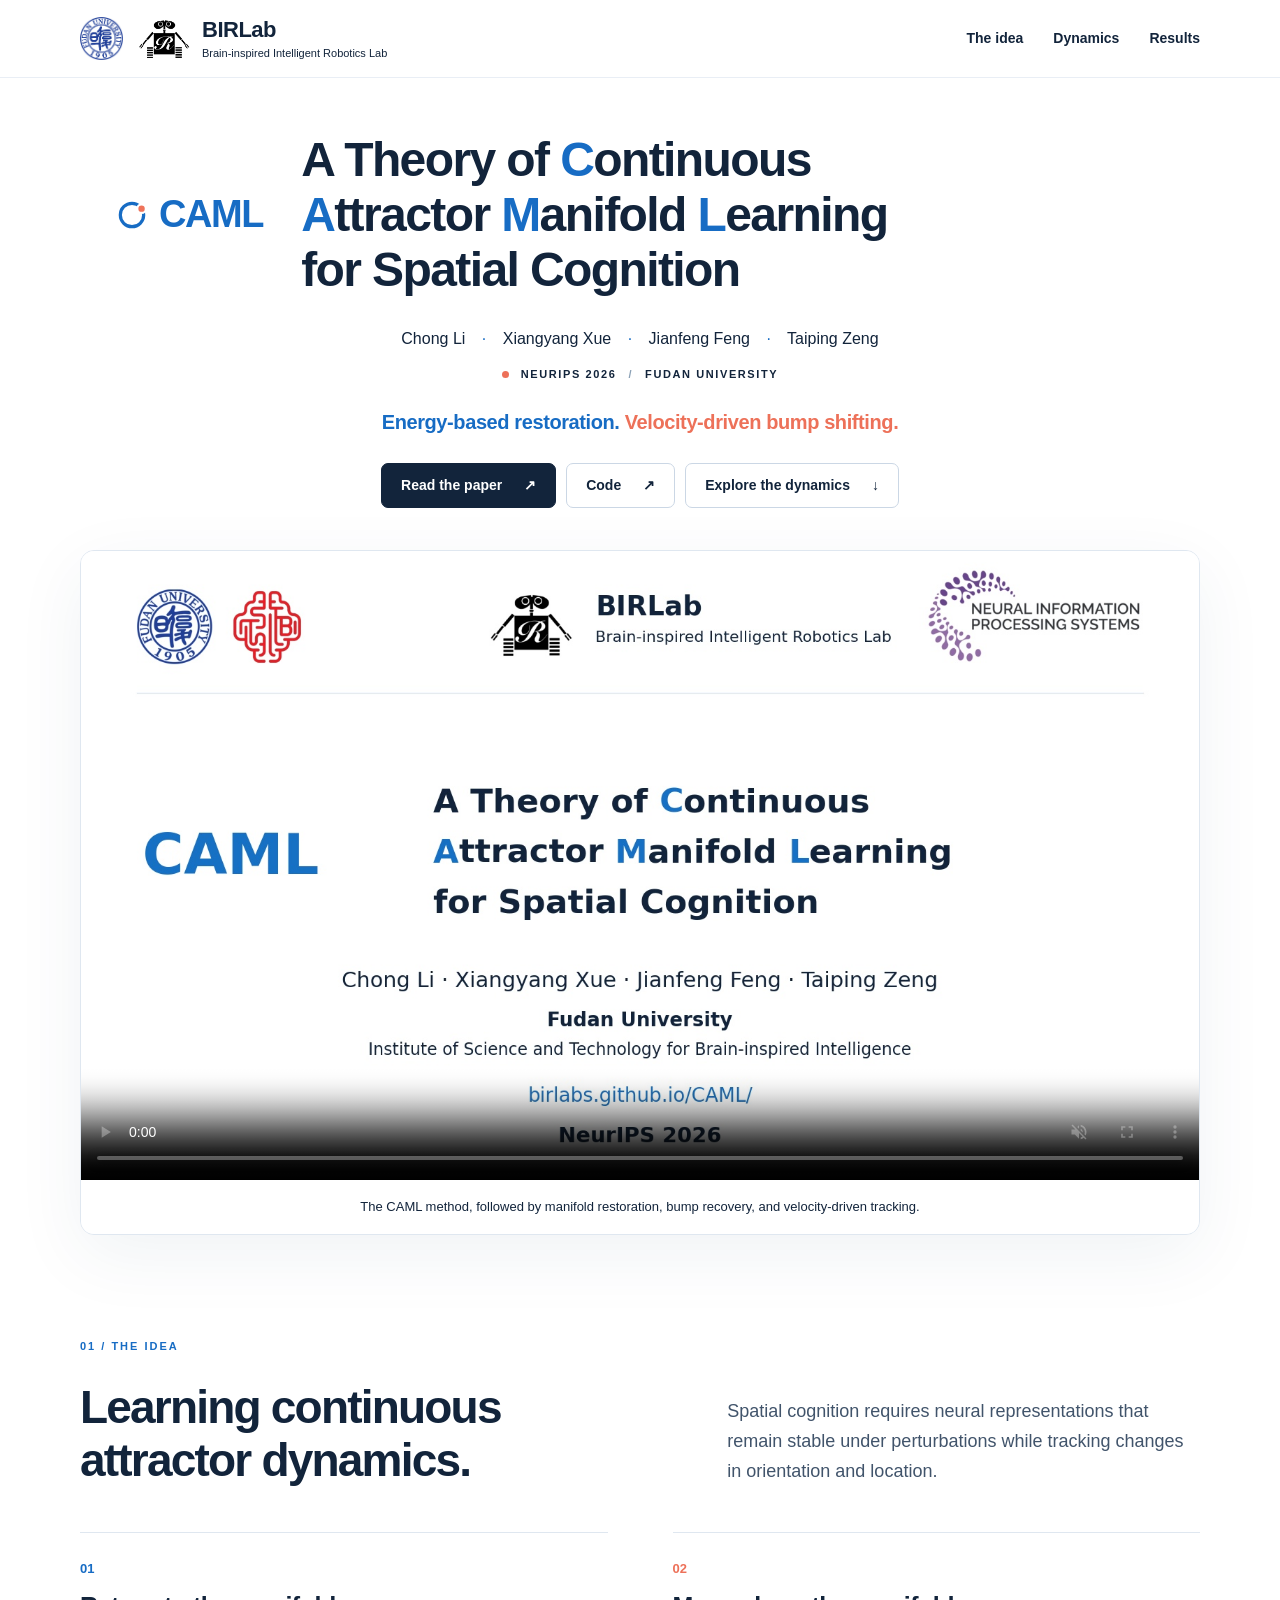
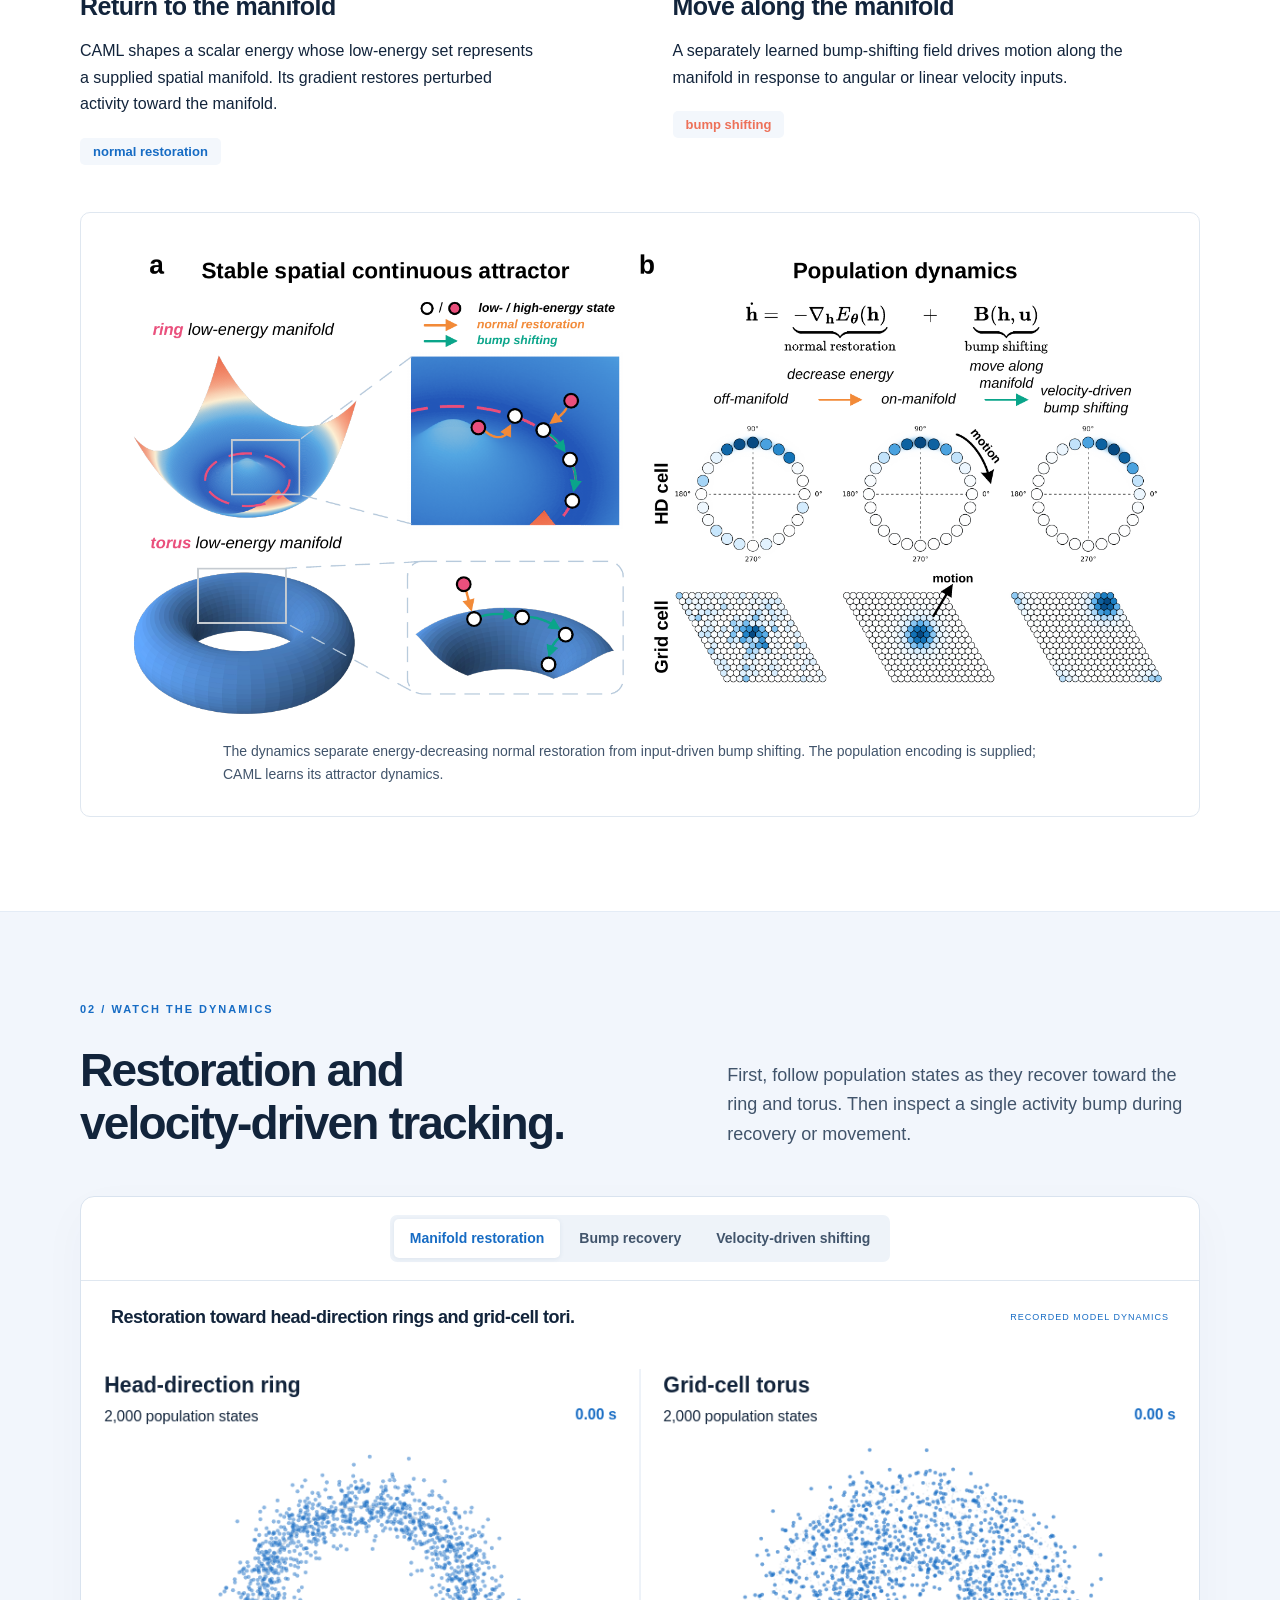
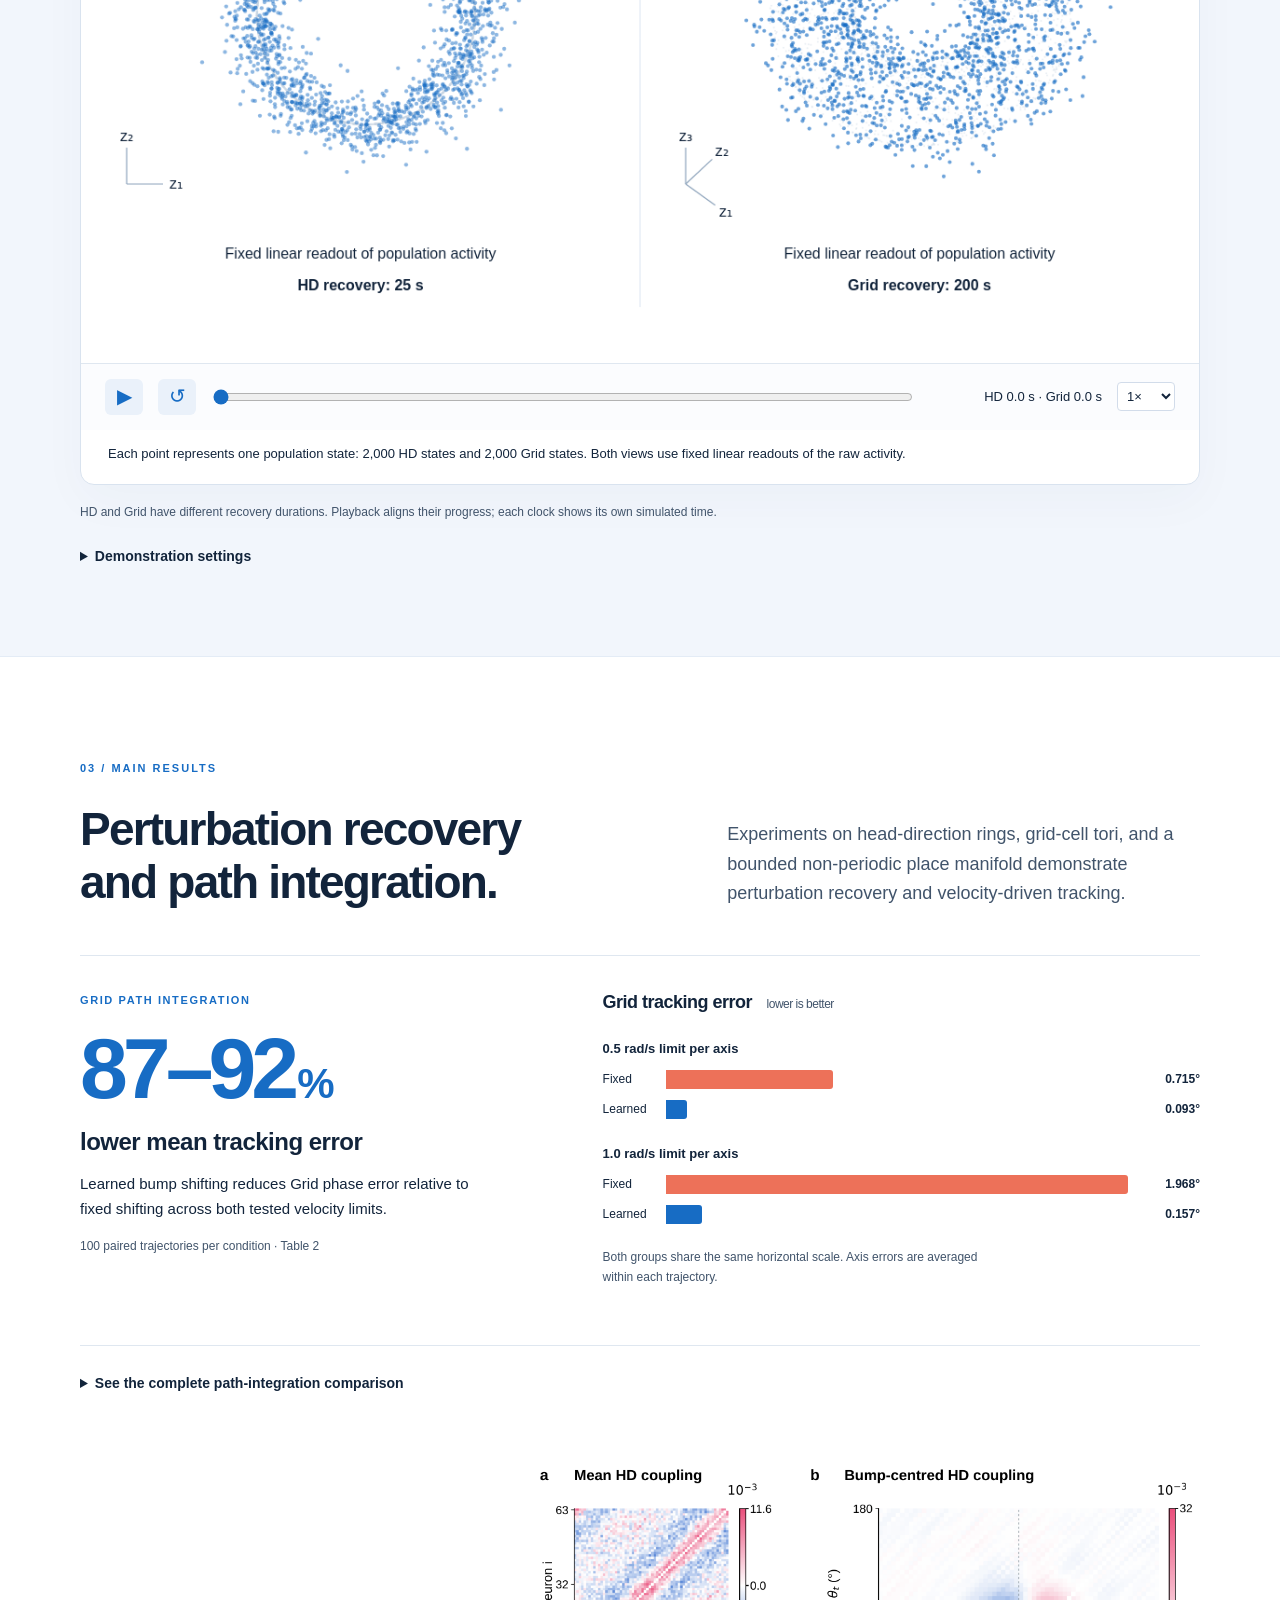
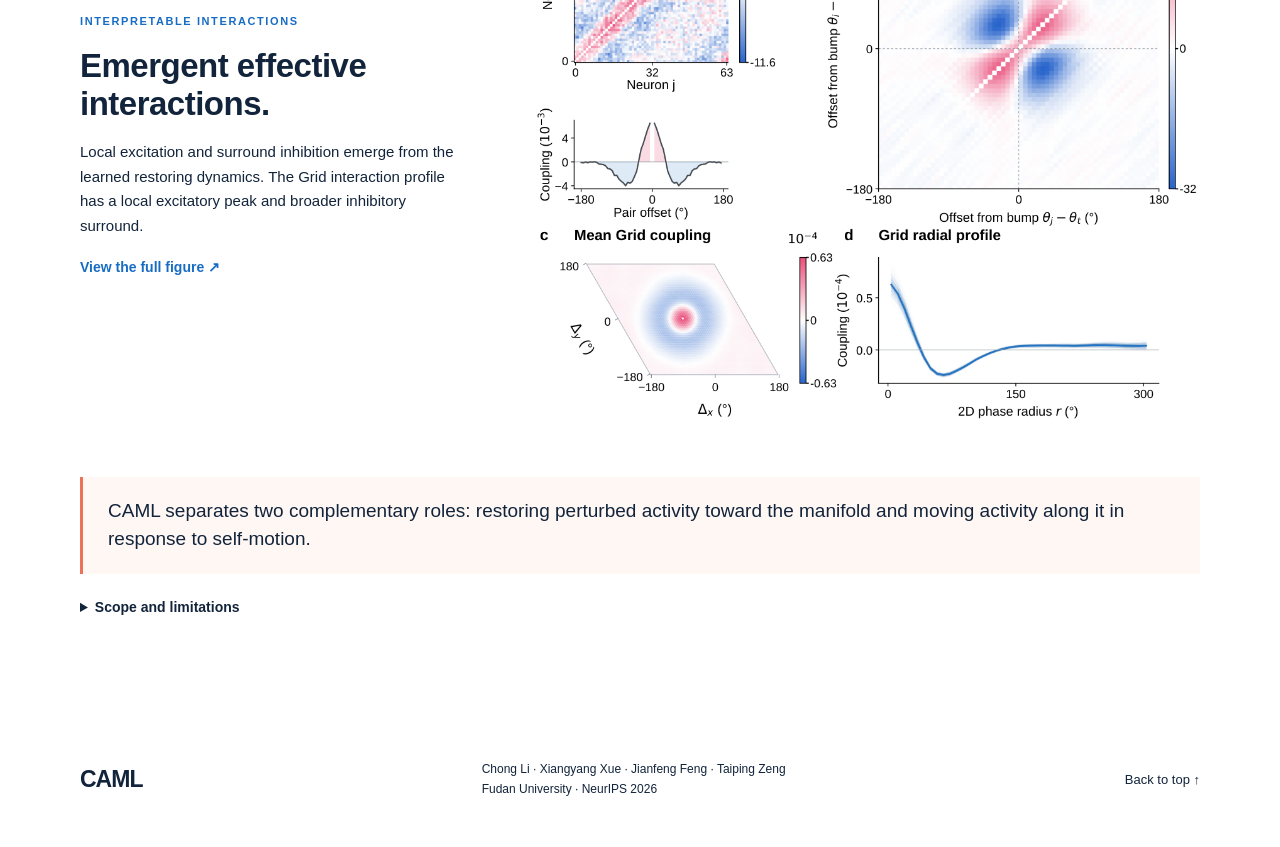
<file: index.html>
<!doctype html>
<html lang="en">
<head>
<meta charset="utf-8"><meta name="viewport" content="width=device-width,initial-scale=1">
<title>CAML · Continuous Attractor Manifold Learning</title>
<meta name="description" content="CAML learns neural dynamics that recover from noise and track movement. Explore recorded head-direction and grid-cell model dynamics from our NeurIPS 2026 paper.">
<meta property="og:title" content="CAML — A Theory of Continuous Attractor Manifold Learning for Spatial Cognition">
<meta property="og:description" content="Energy-based restoration and velocity-driven bump shifting on spatial continuous attractor manifolds.">
<meta property="og:image" content="assets/video/overview.jpg?v=13">
<link rel="icon" href="assets/icon.svg" type="image/svg+xml"><link rel="stylesheet" href="styles.css?v=8">
<script src="app.js?v=3" defer></script>
</head>
<body>
<a class="skip" href="#main">Skip to content</a>
<header class="nav"><div class="nav-identity"><a class="university-mark" href="https://www.fudan.edu.cn/" target="_blank" rel="noopener"><img src="assets/fudan-emblem.png" width="43" height="43" alt="Fudan University"></a><a class="lab-banner" href="https://github.com/birlabs" target="_blank" rel="noopener" aria-label="Brain-inspired Intelligent Robotics Lab on GitHub"><img src="assets/birlabs-logo.png?v=2" width="52" height="52" alt=""><span><strong>BIRLab</strong><span class="lab-full-name">Brain-inspired Intelligent Robotics Lab</span></span></a></div><nav aria-label="Main navigation"><a href="#idea">The idea</a><a href="#explore">Dynamics</a><a href="#results">Results</a></nav></header>
<main id="main">
<section class="hero wrap">
<div class="hero-heading"><div class="project-wordmark"><svg viewBox="0 0 32 32" aria-hidden="true"><circle cx="16" cy="16" r="11" fill="none" stroke="currentColor" stroke-width="3"/><circle cx="25" cy="10" r="4" fill="#ef735a" stroke="white" stroke-width="2"/></svg><span>CAML</span></div><h1>A Theory of <span class="blue">C</span>ontinuous <br class="desktop"> <span class="blue">A</span>ttractor <span class="blue">M</span>anifold <span class="blue">L</span>earning<br class="desktop"> for Spatial Cognition</h1></div>
<p class="authors">Chong Li <span>·</span> Xiangyang Xue <span>·</span> Jianfeng Feng <span>·</span> Taiping Zeng</p>
<div class="eyebrow"><span class="dot"></span> NEURIPS 2026 <span class="sep">/</span> FUDAN UNIVERSITY</div>
<p class="hero-line"><span class="blue">Energy-based restoration.</span> <span class="coral">Velocity-driven bump shifting.</span></p>
<div class="actions"><a class="button primary" href="assets/CAML_camera_ready.pdf" target="_blank" rel="noopener">Read the paper <span>↗</span></a><a class="button" href="https://github.com/birlabs/CAML" target="_blank" rel="noopener">Code <span>↗</span></a><a class="button" href="#explore">Explore the dynamics <span>↓</span></a></div>
<div class="film"><video id="overview" controls muted loop playsinline preload="metadata" poster="assets/video/overview.jpg?v=13" aria-label="CAML visual overview: method, restoration, and movement"><source src="assets/video/caml-overview.mp4?v=13" type="video/mp4"><track kind="captions" srclang="en" label="English" src="assets/video/overview.vtt?v=13">Your browser does not support embedded video. <a href="assets/video/caml-overview.mp4?v=13">Download the overview.</a></video><div class="film-caption"><span>The CAML method, followed by manifold restoration, bump recovery, and velocity-driven tracking.</span></div></div>
</section>
<section class="wrap idea" id="idea"><div class="section-label">01 / THE IDEA</div><div class="section-intro"><h2>Learning continuous<br>attractor dynamics.</h2><p>Spatial cognition requires neural representations that remain stable under perturbations while tracking changes in orientation and location.</p></div>
<div class="two-roles"><article><div class="role-num blue">01</div><h3>Return to the manifold</h3><p>CAML shapes a scalar energy whose low-energy set represents a supplied spatial manifold. Its gradient restores perturbed activity toward the manifold.</p><span class="role-tag blue">normal restoration</span></article><article><div class="role-num coral">02</div><h3>Move along the manifold</h3><p>A separately learned bump-shifting field drives motion along the manifold in response to angular or linear velocity inputs.</p><span class="role-tag coral">bump shifting</span></article></div>
<figure class="method"><img src="assets/figures/method.png" alt="CAML learns stable ring and torus activity patterns. Normal restoration decreases energy, while velocity-driven bump shifting moves activity along the manifold." loading="lazy"><figcaption>The dynamics separate energy-decreasing normal restoration from input-driven bump shifting. The population encoding is supplied; CAML learns its attractor dynamics.</figcaption></figure>
</section>
<section class="explore-section" id="explore"><div class="wrap"><div class="section-label">02 / WATCH THE DYNAMICS</div><div class="section-intro"><h2>Restoration and<br>velocity-driven tracking.</h2><p>First, follow population states as they recover toward the ring and torus. Then inspect a single activity bump during recovery or movement.</p></div>
<div class="explorer"><div class="explorer-top"><div class="segmented modes" aria-label="Experiment"><button data-mode="manifold" aria-pressed="true">Manifold restoration</button><button data-mode="recovery" aria-pressed="false">Bump recovery</button><button data-mode="movement" aria-pressed="false">Velocity-driven shifting</button></div><div class="segmented" id="population-selector" aria-label="Population" hidden><button data-kind="hd" aria-pressed="true">Head direction</button><button data-kind="grid" aria-pressed="false">Grid cells</button></div></div>
<div class="scene-meta"><h3 id="scene-title">Restoration toward head-direction rings and grid-cell tori.</h3><span class="live-tag">RECORDED MODEL DYNAMICS</span></div>
<div class="canvas-shell"><canvas id="dynamics" width="1200" height="680" role="img" aria-label="Recorded CAML dynamics. Choose manifold restoration, bump recovery, or velocity-driven shifting, then play or scrub through time."></canvas><div id="loading" role="status">Loading trajectory…</div></div>
<div class="player-controls"><button class="icon-button" id="play" aria-label="Play trajectory" disabled>▶</button><button class="icon-button" id="replay" aria-label="Replay trajectory" disabled>↺</button><label class="sr-only" for="scrub">Trajectory position</label><input type="range" id="scrub" min="0" max="1000" value="0" disabled><output id="clock" for="scrub">HD 0 s · Grid 0 s</output><label class="sr-only" for="speed">Playback speed</label><select id="speed" aria-label="Playback speed"><option value=".5">0.5×</option><option value="1" selected>1×</option><option value="2">2×</option></select></div>
<div class="scene-description"><p id="scene-text">Each point is one population state. Both views use fixed linear readouts of the raw activity.</p></div>
</div><p class="protocol-note" id="protocol-note">Playback is accelerated. Each clock shows the simulated time for its population.</p>
<details class="protocol"><summary>Demonstration settings</summary><p id="recovery-settings">Recovery follows the Figure 3 protocol: Gaussian noise with SD 0.3 (HD) or 0.5 (Grid), followed by 25 s or 200 s of restoration. The displayed coordinates are fixed linear readouts of population activity.</p><p>Dynamics use RK4 with dt = 0.05 s. Movement examples use learned bump shifting. HD angular velocity changes direction; Grid linear velocity is mapped to phase velocity with a scale of 2 rad/m. The examples illustrate model dynamics; the results below summarize the separate 100-trajectory benchmark.</p></details>
</div></section>
<section class="wrap results" id="results"><div class="section-label">03 / MAIN RESULTS</div><div class="section-intro"><h2>Perturbation recovery<br>and path integration.</h2><p>Experiments on head-direction rings, grid-cell tori, and a bounded non-periodic place manifold demonstrate perturbation recovery and velocity-driven tracking.</p></div>
<div class="result-feature"><div><div class="result-kicker">GRID PATH INTEGRATION</div><div class="big-stat">87–92<span>%</span></div><h3>lower mean tracking error</h3><p>Learned bump shifting reduces Grid phase error relative to fixed shifting across both tested velocity limits.</p><p class="small">100 paired trajectories per condition · Table 2</p></div><div class="comparison"><h3>Grid tracking error <span>lower is better</span></h3><div class="bar-group"><div class="bar-label">0.5 rad/s limit per axis</div><div class="bar-row"><span>Fixed</span><div class="bar-track"><div class="bar fixed" style="--w:36.3%"></div></div><b>0.715°</b></div><div class="bar-row"><span>Learned</span><div class="bar-track"><div class="bar learned" style="--w:4.73%"></div></div><b>0.093°</b></div></div><div class="bar-group"><div class="bar-label">1.0 rad/s limit per axis</div><div class="bar-row"><span>Fixed</span><div class="bar-track"><div class="bar fixed" style="--w:100%"></div></div><b>1.968°</b></div><div class="bar-row"><span>Learned</span><div class="bar-track"><div class="bar learned" style="--w:7.98%"></div></div><b>0.157°</b></div></div><p class="small">Both groups share the same horizontal scale. Axis errors are averaged within each trajectory.</p></div></div>
<details class="table-detail"><summary>See the complete path-integration comparison</summary><div class="table-scroll"><table><caption>Table 2. Tracking error, mean ± SD across 100 paired trajectories.</caption><thead><tr><th>Population</th><th>Velocity setting</th><th>Learned shifting</th><th>Fixed shifting</th></tr></thead><tbody><tr><td>HD</td><td>0.5 rad/s limit</td><td>0.752 ± 0.375°</td><td><strong>0.654 ± 0.342°</strong></td></tr><tr><td>HD</td><td>1.0 rad/s limit</td><td><strong>1.425 ± 0.653°</strong></td><td>1.557 ± 0.825°</td></tr><tr><td>Grid</td><td>0.5 rad/s per-axis limit</td><td><strong>0.093 ± 0.037°</strong></td><td>0.715 ± 0.287°</td></tr><tr><td>Grid</td><td>1.0 rad/s per-axis limit</td><td><strong>0.157 ± 0.050°</strong></td><td>1.968 ± 0.731°</td></tr><tr><td>Place</td><td>Random walk</td><td><strong>0.0039 ± 0.0023 m</strong></td><td>0.0671 ± 0.0700 m</td></tr></tbody></table></div><p class="small">The Place main model combines quadratic and Fourier energies. Learned shifting does not win every condition: fixed shifting has lower mean HD error at the 0.5 rad/s limit.</p></details>
<div class="interaction-result"><div><div class="result-kicker">INTERPRETABLE INTERACTIONS</div><h3>Emergent effective<br>interactions.</h3><p>Local excitation and surround inhibition emerge from the learned restoring dynamics. The Grid interaction profile has a local excitatory peak and broader inhibitory surround.</p><a class="text-link" href="assets/figures/interactions.png" target="_blank">View the full figure ↗</a></div><img src="assets/figures/interactions.png" loading="lazy" alt="Figure 5: learned HD and Grid interaction matrices and profiles show spatial organization."></div>
<p class="takeaway">CAML separates two complementary roles: restoring perturbed activity toward the manifold and moving activity along it in response to self-motion.</p>
<details class="protocol"><summary>Scope and limitations</summary><p>CAML assumes supplied population encodings and restoration targets. Its recovery advantage depends on noise structure and amplitude; direct decoding performs better under weak Grid Gaussian noise. The energy-descent result applies to autonomous restoration, not arbitrary velocity-driven dynamics.</p></details>
</section>
</main><footer class="wrap"><a class="brand" href="#">CAML</a><p>Chong Li · Xiangyang Xue · Jianfeng Feng · Taiping Zeng<br>Fudan University · NeurIPS 2026</p><a href="#main">Back to top ↑</a></footer>
</body></html>
</file>
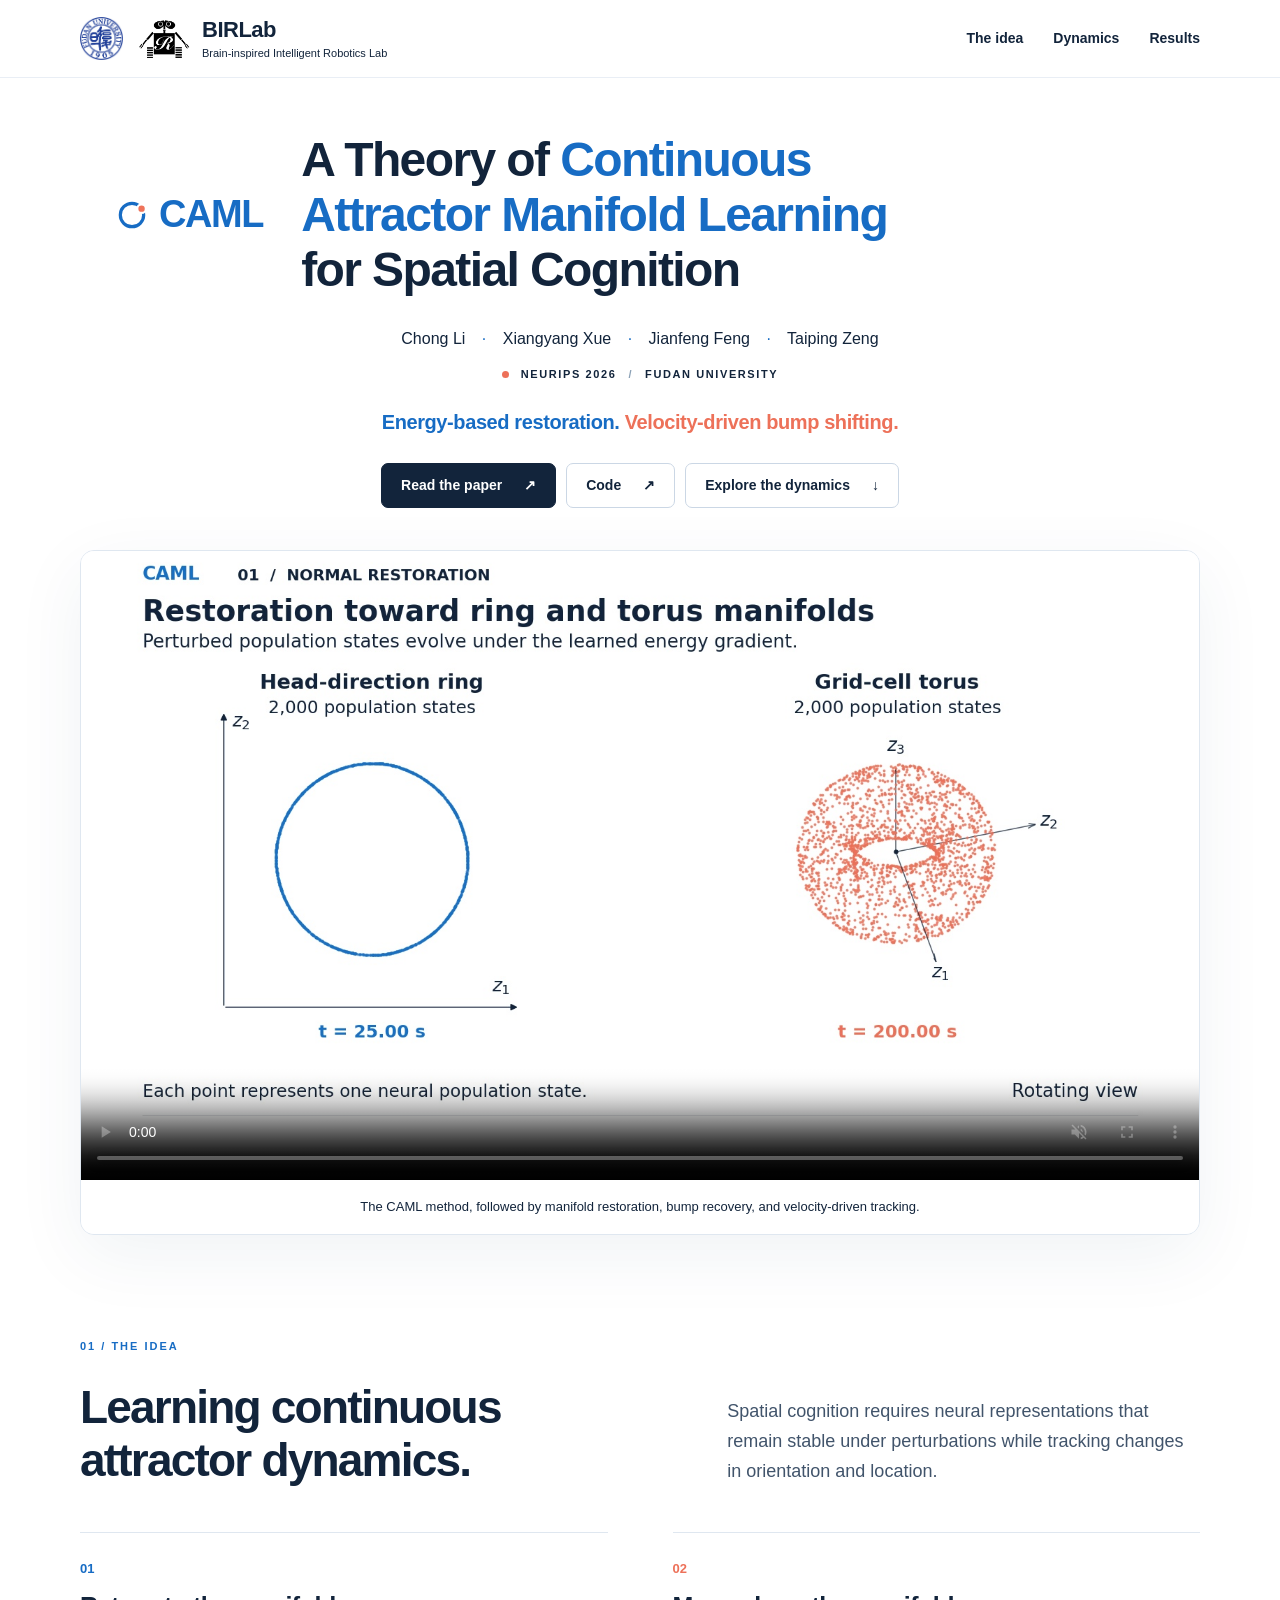
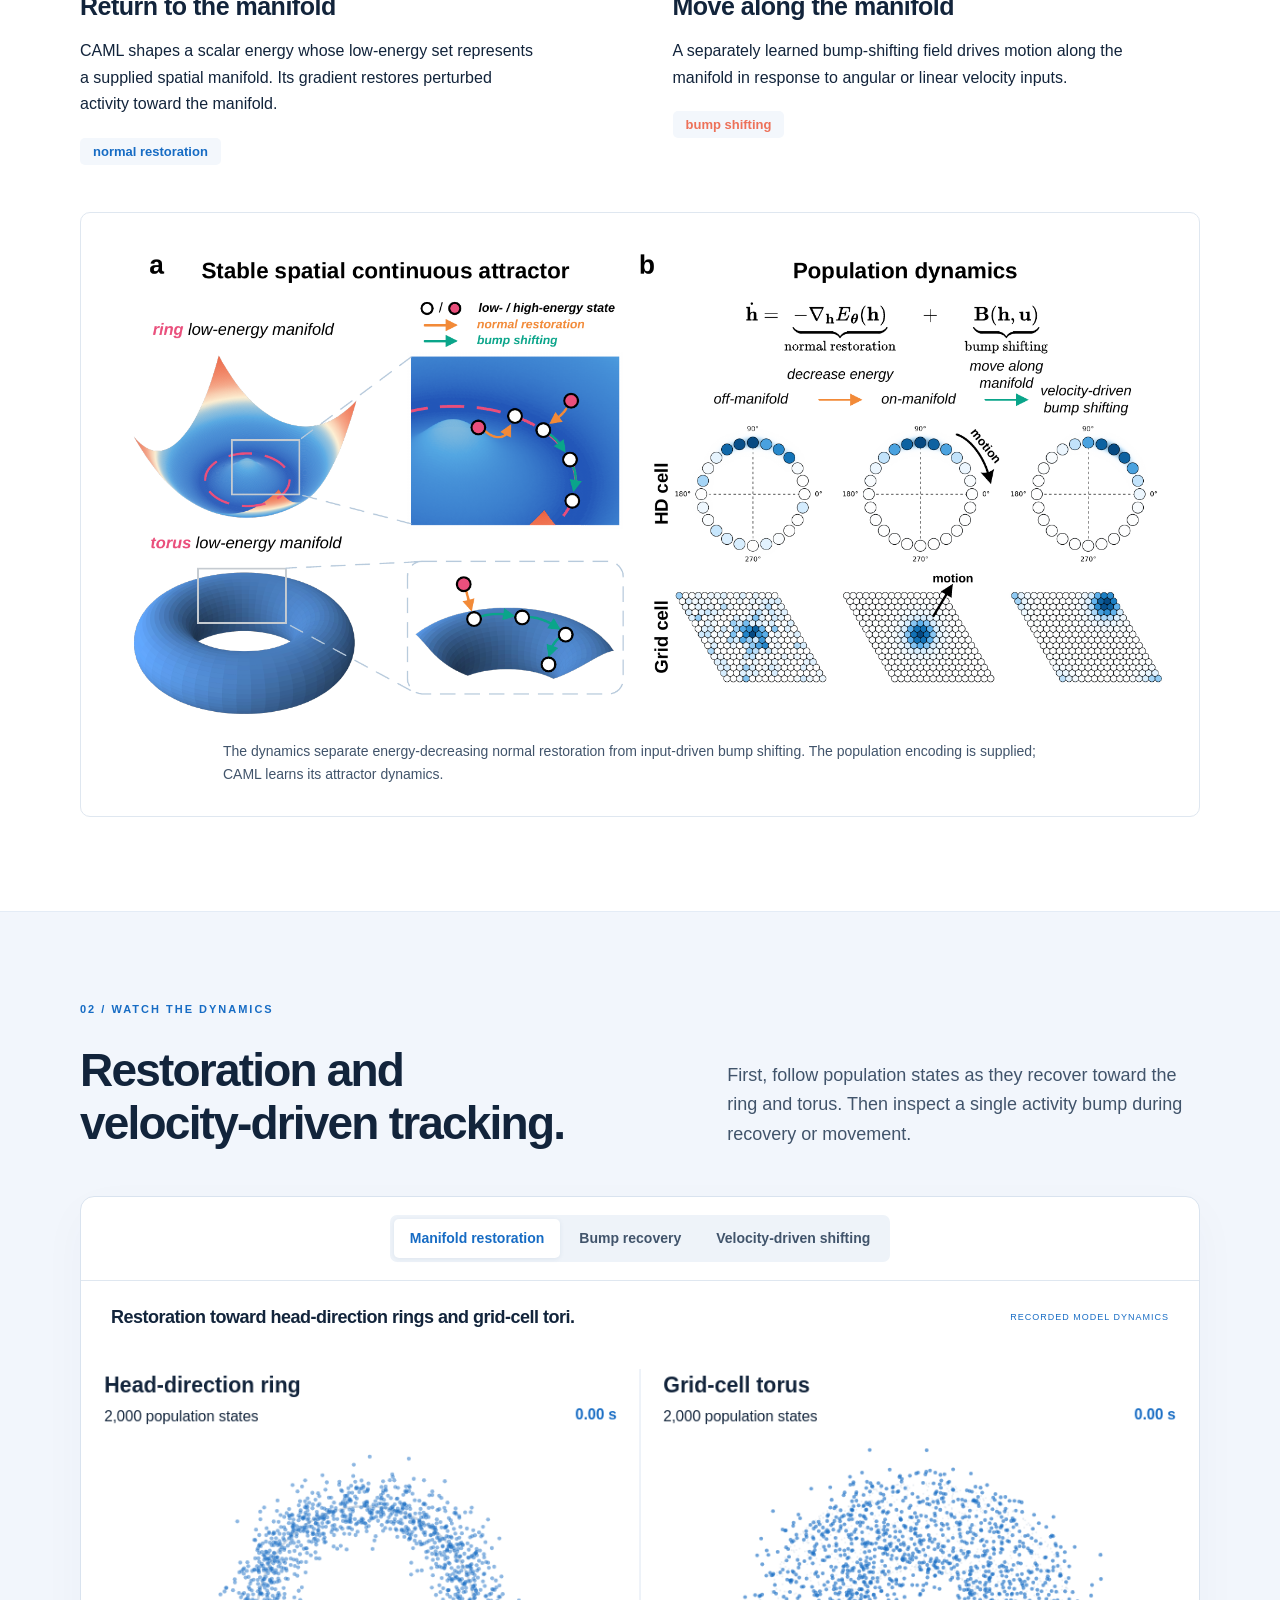
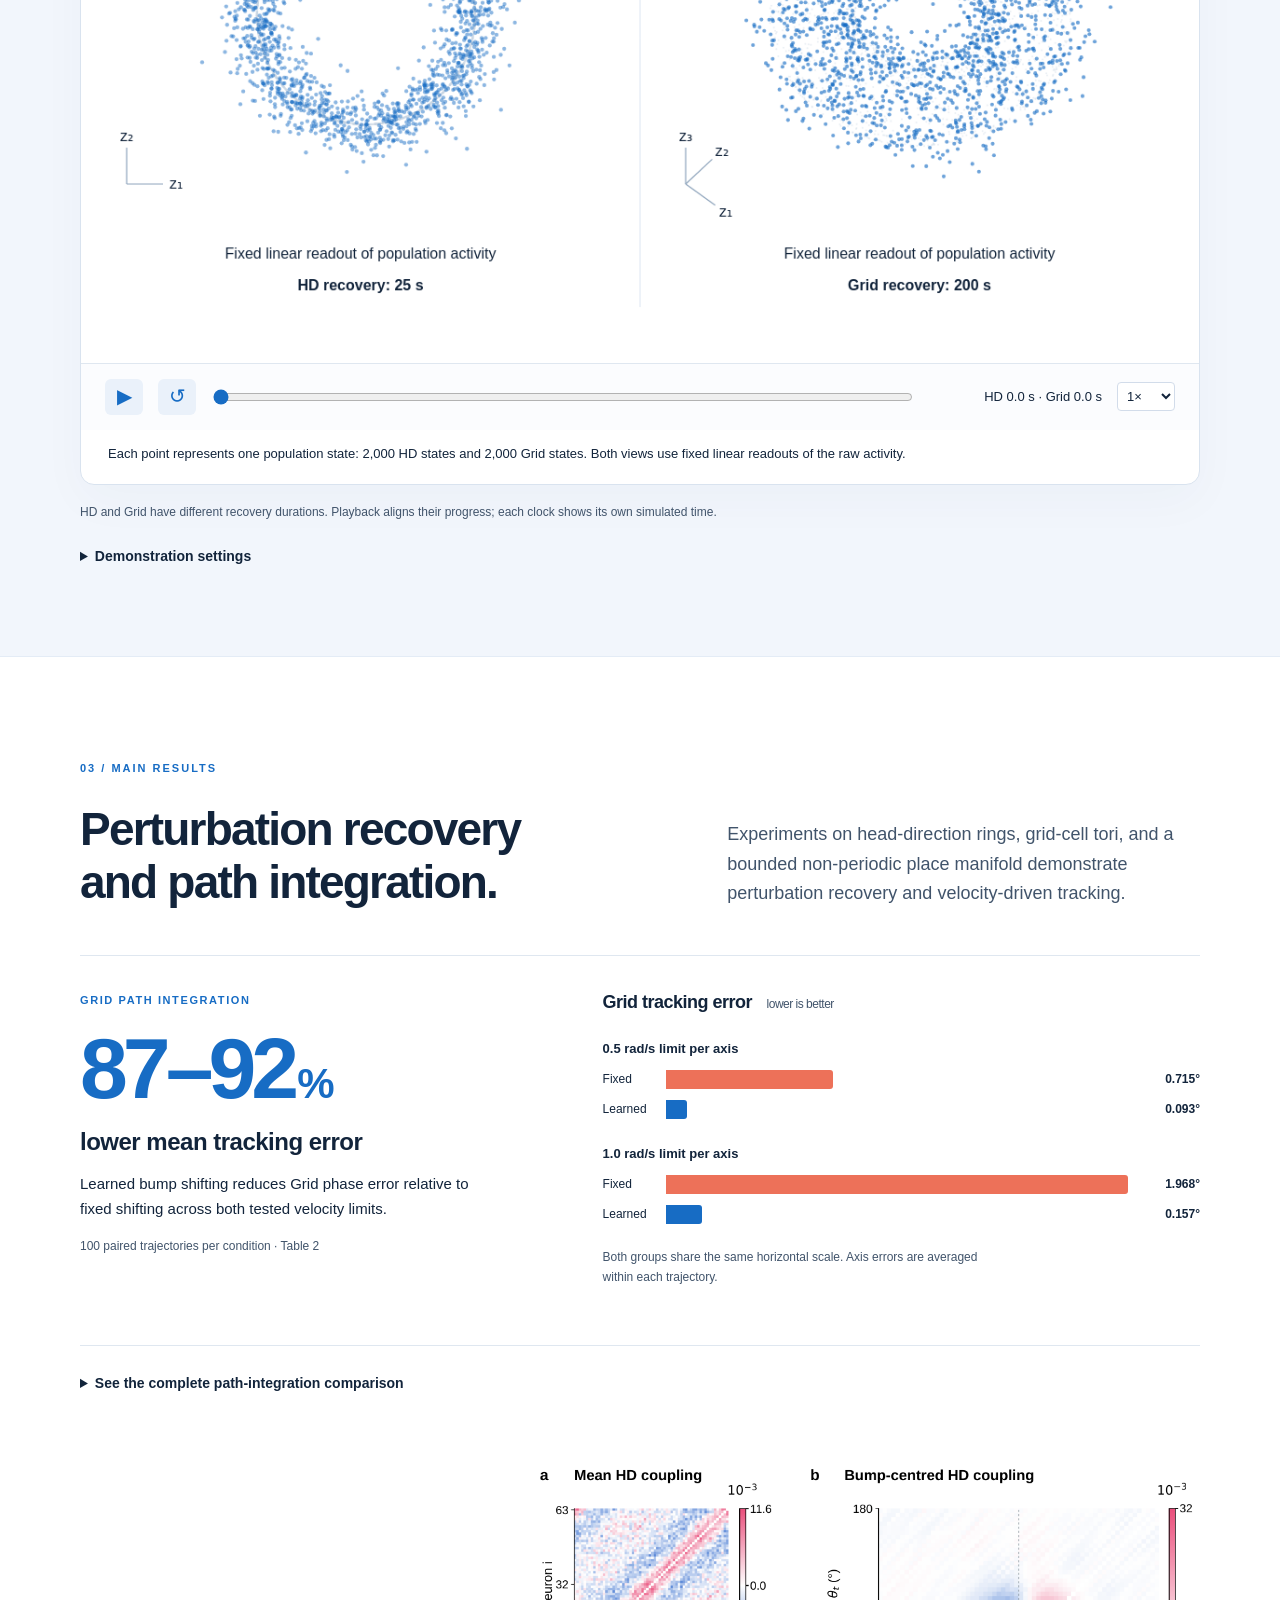
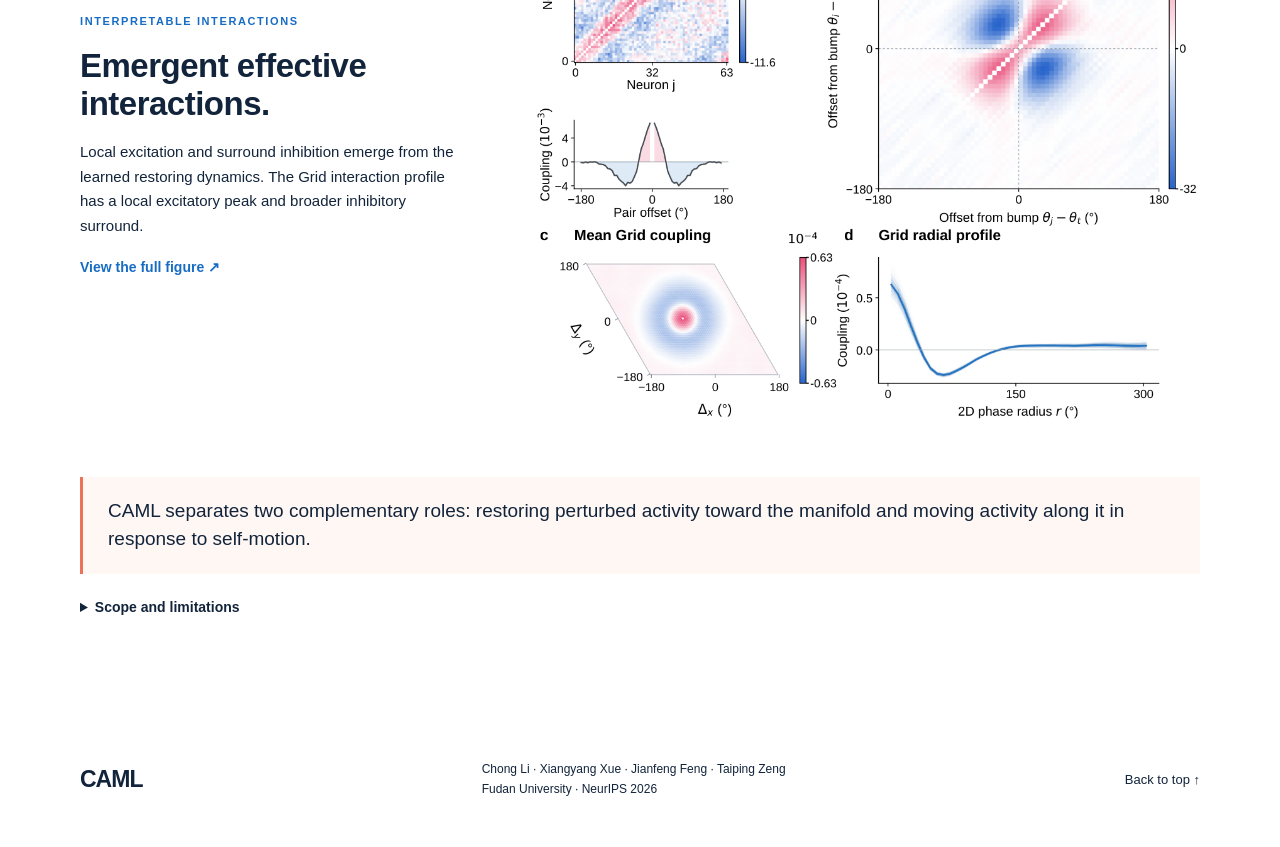
<file: docs/index.html>
<!doctype html>
<html lang="en">
<head>
<meta charset="utf-8"><meta name="viewport" content="width=device-width,initial-scale=1">
<title>CAML · Continuous Attractor Manifold Learning</title>
<meta name="description" content="CAML learns neural dynamics that recover from noise and track movement. Explore recorded head-direction and grid-cell model dynamics from our NeurIPS 2026 paper.">
<meta property="og:title" content="CAML — A Theory of Continuous Attractor Manifold Learning for Spatial Cognition">
<meta property="og:description" content="Energy-based restoration and velocity-driven bump shifting on spatial continuous attractor manifolds.">
<meta property="og:image" content="assets/video/overview.jpg?v=12">
<link rel="icon" href="assets/icon.svg" type="image/svg+xml"><link rel="stylesheet" href="styles.css?v=8">
<script src="app.js?v=3" defer></script>
</head>
<body>
<a class="skip" href="#main">Skip to content</a>
<header class="nav"><div class="nav-identity"><a class="university-mark" href="https://www.fudan.edu.cn/" target="_blank" rel="noopener"><img src="assets/fudan-emblem.png" width="43" height="43" alt="Fudan University"></a><a class="lab-banner" href="https://github.com/birlabs" target="_blank" rel="noopener" aria-label="Brain-inspired Intelligent Robotics Lab on GitHub"><img src="assets/birlabs-logo.png?v=2" width="52" height="52" alt=""><span><strong>BIRLab</strong><span class="lab-full-name">Brain-inspired Intelligent Robotics Lab</span></span></a></div><nav aria-label="Main navigation"><a href="#idea">The idea</a><a href="#explore">Dynamics</a><a href="#results">Results</a></nav></header>
<main id="main">
<section class="hero wrap">
<div class="hero-heading"><div class="project-wordmark"><svg viewBox="0 0 32 32" aria-hidden="true"><circle cx="16" cy="16" r="11" fill="none" stroke="currentColor" stroke-width="3"/><circle cx="25" cy="10" r="4" fill="#ef735a" stroke="white" stroke-width="2"/></svg><span>CAML</span></div><h1>A Theory of <span class="blue">Continuous<br class="desktop"> Attractor Manifold Learning</span><br class="desktop"> for Spatial Cognition</h1></div>
<p class="authors">Chong Li <span>·</span> Xiangyang Xue <span>·</span> Jianfeng Feng <span>·</span> Taiping Zeng</p>
<div class="eyebrow"><span class="dot"></span> NEURIPS 2026 <span class="sep">/</span> FUDAN UNIVERSITY</div>
<p class="hero-line"><span class="blue">Energy-based restoration.</span> <span class="coral">Velocity-driven bump shifting.</span></p>
<div class="actions"><a class="button primary" href="assets/CAML_camera_ready.pdf" target="_blank" rel="noopener">Read the paper <span>↗</span></a><a class="button" href="https://github.com/birlabs/CAML" target="_blank" rel="noopener">Code <span>↗</span></a><a class="button" href="#explore">Explore the dynamics <span>↓</span></a></div>
<div class="film"><video id="overview" controls muted loop playsinline preload="metadata" poster="assets/video/overview.jpg?v=12" aria-label="CAML visual overview: method, restoration, and movement"><source src="assets/video/caml-overview.mp4?v=12" type="video/mp4"><track kind="captions" srclang="en" label="English" src="assets/video/overview.vtt?v=12">Your browser does not support embedded video. <a href="assets/video/caml-overview.mp4?v=12">Download the overview.</a></video><div class="film-caption"><span>The CAML method, followed by manifold restoration, bump recovery, and velocity-driven tracking.</span></div></div>
</section>
<section class="wrap idea" id="idea"><div class="section-label">01 / THE IDEA</div><div class="section-intro"><h2>Learning continuous<br>attractor dynamics.</h2><p>Spatial cognition requires neural representations that remain stable under perturbations while tracking changes in orientation and location.</p></div>
<div class="two-roles"><article><div class="role-num blue">01</div><h3>Return to the manifold</h3><p>CAML shapes a scalar energy whose low-energy set represents a supplied spatial manifold. Its gradient restores perturbed activity toward the manifold.</p><span class="role-tag blue">normal restoration</span></article><article><div class="role-num coral">02</div><h3>Move along the manifold</h3><p>A separately learned bump-shifting field drives motion along the manifold in response to angular or linear velocity inputs.</p><span class="role-tag coral">bump shifting</span></article></div>
<figure class="method"><img src="assets/figures/method.png" alt="CAML learns stable ring and torus activity patterns. Normal restoration decreases energy, while velocity-driven bump shifting moves activity along the manifold." loading="lazy"><figcaption>The dynamics separate energy-decreasing normal restoration from input-driven bump shifting. The population encoding is supplied; CAML learns its attractor dynamics.</figcaption></figure>
</section>
<section class="explore-section" id="explore"><div class="wrap"><div class="section-label">02 / WATCH THE DYNAMICS</div><div class="section-intro"><h2>Restoration and<br>velocity-driven tracking.</h2><p>First, follow population states as they recover toward the ring and torus. Then inspect a single activity bump during recovery or movement.</p></div>
<div class="explorer"><div class="explorer-top"><div class="segmented modes" aria-label="Experiment"><button data-mode="manifold" aria-pressed="true">Manifold restoration</button><button data-mode="recovery" aria-pressed="false">Bump recovery</button><button data-mode="movement" aria-pressed="false">Velocity-driven shifting</button></div><div class="segmented" id="population-selector" aria-label="Population" hidden><button data-kind="hd" aria-pressed="true">Head direction</button><button data-kind="grid" aria-pressed="false">Grid cells</button></div></div>
<div class="scene-meta"><h3 id="scene-title">Restoration toward head-direction rings and grid-cell tori.</h3><span class="live-tag">RECORDED MODEL DYNAMICS</span></div>
<div class="canvas-shell"><canvas id="dynamics" width="1200" height="680" role="img" aria-label="Recorded CAML dynamics. Choose manifold restoration, bump recovery, or velocity-driven shifting, then play or scrub through time."></canvas><div id="loading" role="status">Loading trajectory…</div></div>
<div class="player-controls"><button class="icon-button" id="play" aria-label="Play trajectory" disabled>▶</button><button class="icon-button" id="replay" aria-label="Replay trajectory" disabled>↺</button><label class="sr-only" for="scrub">Trajectory position</label><input type="range" id="scrub" min="0" max="1000" value="0" disabled><output id="clock" for="scrub">HD 0 s · Grid 0 s</output><label class="sr-only" for="speed">Playback speed</label><select id="speed" aria-label="Playback speed"><option value=".5">0.5×</option><option value="1" selected>1×</option><option value="2">2×</option></select></div>
<div class="scene-description"><p id="scene-text">Each point is one population state. Both views use fixed linear readouts of the raw activity.</p></div>
</div><p class="protocol-note" id="protocol-note">Playback is accelerated. Each clock shows the simulated time for its population.</p>
<details class="protocol"><summary>Demonstration settings</summary><p id="recovery-settings">Recovery follows the Figure 3 protocol: Gaussian noise with SD 0.3 (HD) or 0.5 (Grid), followed by 25 s or 200 s of restoration. The displayed coordinates are fixed linear readouts of population activity.</p><p>Dynamics use RK4 with dt = 0.05 s. Movement examples use learned bump shifting. HD angular velocity changes direction; Grid linear velocity is mapped to phase velocity with a scale of 2 rad/m. The examples illustrate model dynamics; the results below summarize the separate 100-trajectory benchmark.</p></details>
</div></section>
<section class="wrap results" id="results"><div class="section-label">03 / MAIN RESULTS</div><div class="section-intro"><h2>Perturbation recovery<br>and path integration.</h2><p>Experiments on head-direction rings, grid-cell tori, and a bounded non-periodic place manifold demonstrate perturbation recovery and velocity-driven tracking.</p></div>
<div class="result-feature"><div><div class="result-kicker">GRID PATH INTEGRATION</div><div class="big-stat">87–92<span>%</span></div><h3>lower mean tracking error</h3><p>Learned bump shifting reduces Grid phase error relative to fixed shifting across both tested velocity limits.</p><p class="small">100 paired trajectories per condition · Table 2</p></div><div class="comparison"><h3>Grid tracking error <span>lower is better</span></h3><div class="bar-group"><div class="bar-label">0.5 rad/s limit per axis</div><div class="bar-row"><span>Fixed</span><div class="bar-track"><div class="bar fixed" style="--w:36.3%"></div></div><b>0.715°</b></div><div class="bar-row"><span>Learned</span><div class="bar-track"><div class="bar learned" style="--w:4.73%"></div></div><b>0.093°</b></div></div><div class="bar-group"><div class="bar-label">1.0 rad/s limit per axis</div><div class="bar-row"><span>Fixed</span><div class="bar-track"><div class="bar fixed" style="--w:100%"></div></div><b>1.968°</b></div><div class="bar-row"><span>Learned</span><div class="bar-track"><div class="bar learned" style="--w:7.98%"></div></div><b>0.157°</b></div></div><p class="small">Both groups share the same horizontal scale. Axis errors are averaged within each trajectory.</p></div></div>
<details class="table-detail"><summary>See the complete path-integration comparison</summary><div class="table-scroll"><table><caption>Table 2. Tracking error, mean ± SD across 100 paired trajectories.</caption><thead><tr><th>Population</th><th>Velocity setting</th><th>Learned shifting</th><th>Fixed shifting</th></tr></thead><tbody><tr><td>HD</td><td>0.5 rad/s limit</td><td>0.752 ± 0.375°</td><td><strong>0.654 ± 0.342°</strong></td></tr><tr><td>HD</td><td>1.0 rad/s limit</td><td><strong>1.425 ± 0.653°</strong></td><td>1.557 ± 0.825°</td></tr><tr><td>Grid</td><td>0.5 rad/s per-axis limit</td><td><strong>0.093 ± 0.037°</strong></td><td>0.715 ± 0.287°</td></tr><tr><td>Grid</td><td>1.0 rad/s per-axis limit</td><td><strong>0.157 ± 0.050°</strong></td><td>1.968 ± 0.731°</td></tr><tr><td>Place</td><td>Random walk</td><td><strong>0.0039 ± 0.0023 m</strong></td><td>0.0671 ± 0.0700 m</td></tr></tbody></table></div><p class="small">The Place main model combines quadratic and Fourier energies. Learned shifting does not win every condition: fixed shifting has lower mean HD error at the 0.5 rad/s limit.</p></details>
<div class="interaction-result"><div><div class="result-kicker">INTERPRETABLE INTERACTIONS</div><h3>Emergent effective<br>interactions.</h3><p>Local excitation and surround inhibition emerge from the learned restoring dynamics. The Grid interaction profile has a local excitatory peak and broader inhibitory surround.</p><a class="text-link" href="assets/figures/interactions.png" target="_blank">View the full figure ↗</a></div><img src="assets/figures/interactions.png" loading="lazy" alt="Figure 5: learned HD and Grid interaction matrices and profiles show spatial organization."></div>
<p class="takeaway">CAML separates two complementary roles: restoring perturbed activity toward the manifold and moving activity along it in response to self-motion.</p>
<details class="protocol"><summary>Scope and limitations</summary><p>CAML assumes supplied population encodings and restoration targets. Its recovery advantage depends on noise structure and amplitude; direct decoding performs better under weak Grid Gaussian noise. The energy-descent result applies to autonomous restoration, not arbitrary velocity-driven dynamics.</p></details>
</section>
</main><footer class="wrap"><a class="brand" href="#">CAML</a><p>Chong Li · Xiangyang Xue · Jianfeng Feng · Taiping Zeng<br>Fudan University · NeurIPS 2026</p><a href="#main">Back to top ↑</a></footer>
</body></html>
</file>
<file: styles.css>
:root{--ink:#12243b;--blue:#176cc4;--coral:#ed7159;--paper:#fff;--soft:#f3f7fc;--rule:#dfe7f0;--muted:#41546b;--font:Inter,'Helvetica Neue',Arial,sans-serif}*{box-sizing:border-box}html{scroll-behavior:smooth;scroll-padding-top:90px}body{margin:0;font-family:var(--font);color:var(--ink);background:var(--paper);line-height:1.65}a{color:inherit;text-decoration:none}button,input,select{font:inherit}button,a,input,select{touch-action:manipulation}button{cursor:pointer}a:focus-visible,button:focus-visible,input:focus-visible,select:focus-visible,summary:focus-visible{outline:3px solid var(--coral);outline-offset:4px}button:disabled{cursor:wait;opacity:.55}.wrap{max-width:1180px;margin:auto;padding:0 30px}.nav{height:78px;display:flex;align-items:center;justify-content:space-between;padding:0 max(30px,calc((100vw - 1120px)/2));background:#ffffffed;backdrop-filter:blur(15px);position:sticky;top:0;z-index:20;border-bottom:1px solid #e9eef5}.brand{display:flex;align-items:center;gap:10px;font-size:23px;font-weight:800;letter-spacing:-1px}.brand svg{width:31px;height:31px;color:var(--blue)}.nav nav{display:flex;gap:30px;font-size:14px;font-weight:600}.nav a:hover{color:var(--blue)}.hero{text-align:center;padding-top:62px}.eyebrow,.section-label{font-size:11px;font-weight:750;letter-spacing:2px}.eyebrow{display:flex;align-items:center;justify-content:center;gap:12px}.dot{width:7px;height:7px;border-radius:100%;background:var(--coral)}.sep{color:#8ba1b6}.hero h1{font-size:clamp(32px,4.3vw,54px);line-height:1.15;letter-spacing:-2px;font-weight:720;margin:23px auto 23px;max-width:1050px}.authors{font-size:16px;margin-bottom:14px}.authors span{margin:0 12px;color:var(--blue)}.hero-line{font-size:22px;letter-spacing:-.4px;font-weight:550;margin:16px 0 24px}.blue{color:var(--blue)}.coral{color:var(--coral)}.actions{display:flex;justify-content:center;gap:10px;flex-wrap:wrap}.button{display:flex;align-items:center;gap:22px;border:1px solid #cbd7e5;border-radius:7px;padding:10px 19px;font-size:14px;font-weight:650;transition:transform .18s,background .18s}.button:hover{background:var(--soft);transform:translateY(-2px)}.button.primary{background:var(--ink);color:white;border-color:var(--ink)}.button.primary:hover{background:var(--blue)}.film{margin-top:42px;border:1px solid var(--rule);border-radius:14px;overflow:hidden;box-shadow:0 20px 70px #173a6410;background:var(--soft)}.film video{display:block;width:100%;aspect-ratio:16/9;background:#f5f8fc}.film-caption{padding:16px 24px;display:flex;justify-content:space-between;gap:20px;font-size:13px;text-align:left;background:white}.film-caption a{white-space:nowrap;color:var(--blue);font-weight:650}.idea,.results{padding-top:102px;padding-bottom:94px}.section-label{color:var(--blue);margin-bottom:26px}.section-intro{display:grid;grid-template-columns:1.2fr 1fr;gap:80px;align-items:end;margin-bottom:46px}h2{font-size:clamp(30px,3.7vw,46px);line-height:1.15;letter-spacing:-1.8px;margin:0;font-weight:700}.section-intro p{font-size:18px;color:var(--muted);margin:0;max-width:480px}h3{line-height:1.3;font-weight:650;letter-spacing:-.5px}.two-roles{display:grid;grid-template-columns:1fr 1fr;gap:65px;margin:10px 0 48px}.two-roles article{padding-top:25px;border-top:1px solid var(--rule);position:relative}.two-roles h3{font-size:25px;margin:10px 0}.two-roles p{font-size:16px;max-width:460px;margin-bottom:20px}.role-num{font-size:13px;font-weight:800}.role-tag{font-size:13px;font-weight:650;background:var(--soft);padding:6px 13px;border-radius:5px}.method{margin:0;border:1px solid var(--rule);border-radius:10px;padding:30px}.method img{display:block;width:100%;max-height:570px;object-fit:contain}.method figcaption{font-size:14px;padding:20px 8px 0;color:var(--muted);max-width:850px;margin:auto}.explore-section{background:#f2f6fc;border-block:1px solid #e4ecf6;padding:88px 0}.explorer{background:white;border:1px solid #d9e3ef;border-radius:14px;box-shadow:0 16px 48px #23416908;overflow:hidden}.explorer-top{display:flex;justify-content:space-between;gap:14px;padding:20px 24px;border-bottom:1px solid var(--rule)}.segmented{display:flex;gap:3px;padding:4px;border-radius:7px;background:#eef3f9}.segmented button{border:0;background:none;color:var(--muted);font-size:14px;font-weight:600;padding:8px 16px;border-radius:5px}.segmented button[aria-pressed=true]{background:white;color:var(--blue);box-shadow:0 1px 5px #173a6414}.modes button[aria-pressed=true]{color:#b9442d}.scene-meta{display:flex;align-items:center;justify-content:space-between;padding:25px 30px 0;gap:20px}.scene-meta h3{font-size:18px;margin:0}.live-tag{font-size:9px;letter-spacing:1px;color:var(--blue);white-space:nowrap}.canvas-shell{position:relative;min-height:200px}.canvas-shell canvas{width:100%;height:auto;display:block}.canvas-shell #loading{position:absolute;inset:0;display:flex;align-items:center;justify-content:center;background:#ffffffed;color:var(--blue);font-weight:600}.canvas-shell #loading[hidden]{display:none}.player-controls{display:flex;align-items:center;gap:15px;border-top:1px solid var(--rule);padding:15px 24px;background:#fbfcfe}.icon-button{border:0;background:#eaf1fa;border-radius:6px;width:38px;height:36px;color:var(--blue);font-size:20px;flex-shrink:0}.player-controls input{width:100%;accent-color:var(--blue);min-width:30px}.player-controls output{font-size:13px;min-width:74px;text-align:right;font-variant-numeric:tabular-nums}.player-controls select{border:1px solid #d2dcea;border-radius:4px;font-size:13px;padding:5px;background:white;color:var(--ink)}.scene-description{display:flex;gap:35px;align-items:center;justify-content:space-between;padding:13px 27px 20px;font-size:13px}.scene-description p{margin:0;max-width:770px}.scene-description a{white-space:nowrap;color:var(--blue);font-weight:650}.protocol-note{font-size:12px;color:var(--muted);margin:18px 0}.protocol{font-size:14px;max-width:920px;margin-top:22px}.protocol summary,.table-detail summary{cursor:pointer;font-weight:650}.protocol p{color:var(--muted)}.result-feature{display:grid;grid-template-columns:1fr 1.35fr;gap:80px;padding:35px 0 45px;border-block:1px solid var(--rule)}.result-kicker{font-size:11px;letter-spacing:1.6px;font-weight:700;color:var(--blue)}.big-stat{font-size:86px;font-weight:700;line-height:1.15;letter-spacing:-5px;color:var(--blue);margin:10px 0 0}.big-stat span{font-size:42px;margin-left:3px}.result-feature h3{font-size:24px;margin:8px 0 15px}.result-feature p{font-size:15px;max-width:400px}.small{font-size:12px!important;color:var(--muted)}.comparison h3{font-size:18px;margin:0 0 23px}.comparison h3 span{font-size:12px;font-weight:400;color:var(--muted);margin-left:10px}.bar-group{margin:24px 0}.bar-label{font-size:13px;font-weight:650;margin-bottom:9px}.bar-row{display:flex;align-items:center;gap:14px;font-size:12px;margin:10px 0}.bar-row>span{width:49px}.bar-row>b{width:58px;text-align:right;font-variant-numeric:tabular-nums}.bar-track{flex:1}.bar{height:19px;width:var(--w);min-width:4px;border-radius:0 3px 3px 0}.fixed{background:#ed7159}.learned{background:#176cc4}.table-detail{margin:26px 0 65px;font-size:14px}.table-scroll{overflow-x:auto}table{border-collapse:collapse;width:100%;min-width:600px;font-size:14px;margin-top:15px}th,td{text-align:left;padding:13px 12px;border-bottom:1px solid var(--rule)}th{background:var(--soft)}caption{text-align:left;padding:8px 0;font-size:12px}.interaction-result{display:grid;grid-template-columns:.85fr 1.5fr;gap:48px;align-items:center}.interaction-result h3{font-size:33px;line-height:1.15;margin:17px 0}.interaction-result p{font-size:15px}.interaction-result img{width:100%}.text-link{font-size:14px;color:var(--blue);font-weight:650}.takeaway{border-left:3px solid var(--coral);padding:20px 25px;background:#fff7f4;font-size:19px;margin-top:45px;line-height:1.5}footer{display:flex;align-items:center;justify-content:space-between;gap:30px;padding-top:35px!important;padding-bottom:35px!important}footer p{font-size:12px}footer>a:last-child{font-size:13px}.skip{position:absolute;left:15px;top:-100px;z-index:100;background:white;padding:10px}.skip:focus{top:15px}.sr-only{position:absolute;width:1px;height:1px;overflow:hidden;clip:rect(0,0,0,0)}
@media(max-width:760px){.wrap{padding:0 20px}.nav{height:64px;padding:0 20px}.nav nav{gap:15px;font-size:12px}.nav nav a:first-child{display:none}.hero{padding-top:35px}.hero h1{font-size:34px;letter-spacing:-1.2px}.desktop{display:none}.eyebrow{font-size:9px;letter-spacing:1px}.authors{font-size:13px}.authors span{margin:0 4px}.hero-line{font-size:18px}.button{font-size:12px;padding:9px 12px;gap:10px}.film{margin-top:30px}.film-caption{font-size:11px;display:block;padding:12px 15px}.film-caption a{display:block;margin-top:4px}.idea,.results{padding-top:65px;padding-bottom:60px}.section-intro{grid-template-columns:1fr;gap:20px;margin-bottom:30px}.section-intro p{font-size:16px}.two-roles{gap:25px}.two-roles h3{font-size:20px}.two-roles p{font-size:14px}.method{padding:15px 8px}.method figcaption{font-size:12px}.explore-section{padding:60px 0}.explorer-top{padding:12px;flex-wrap:wrap;justify-content:center;gap:8px}.segmented button{font-size:12px;padding:7px 12px}.scene-meta{padding:17px 16px 0;display:block}.scene-meta h3{font-size:15px}.live-tag{font-size:8px}.canvas-shell{overflow-x:auto}.canvas-shell canvas{min-width:550px}.player-controls{gap:7px;padding:12px}.player-controls output{font-size:11px;min-width:62px}.icon-button{width:30px;height:30px;font-size:16px}.scene-description{padding:10px 16px 17px;display:block;font-size:12px}.scene-description a{display:block;margin-top:10px}.result-feature{grid-template-columns:1fr;gap:25px}.big-stat{font-size:75px}.interaction-result{grid-template-columns:1fr;gap:15px}.interaction-result h3{font-size:28px}.takeaway{font-size:16px}footer{flex-wrap:wrap;gap:12px}footer p{font-size:11px}}
@media(prefers-reduced-motion:reduce){html{scroll-behavior:auto}*{transition:none!important}}
/* Dynamics are organized by scientific task, with separate manifold and bump views. */
[hidden]{display:none!important}
.explorer-top{flex-wrap:wrap;justify-content:center;padding:18px 20px;gap:12px}
.modes button[aria-pressed=true]{color:var(--blue)}
.player-controls output{min-width:172px;white-space:nowrap}
.scene-description p{max-width:none}
.hero-line{font-size:20px}
.film-caption{justify-content:center;text-align:center}
.film video::cue{background:#ffffffed;color:#12243b;font-size:15px}
@media(max-width:760px){.modes{flex-wrap:wrap;justify-content:center}.modes button{padding:7px 9px}.player-controls{flex-wrap:wrap}.player-controls input{flex:1}.player-controls output{min-width:125px}.hero-line{font-size:17px}.two-roles{grid-template-columns:1fr;gap:16px}.canvas-shell canvas{min-width:0}.scene-meta{padding-bottom:8px}}
/* Keep the institutional identity in navigation and the paper title foremost. */
.nav{gap:18px}
.nav-identity{display:flex;align-items:center;gap:15px;min-width:0}
.university-mark{display:flex;align-items:center;flex-shrink:0}
.university-mark img{display:block;width:43px;height:43px;object-fit:contain}
.nav .lab-banner{display:flex;align-items:center;gap:12px;min-width:0;line-height:1.2;text-align:left;color:var(--ink)}
.lab-banner img{display:block;width:52px;height:52px;object-fit:contain;flex-shrink:0}
.lab-banner strong{display:block;font-size:22px;font-weight:750;line-height:1.15;letter-spacing:-.5px;margin-bottom:3px}
.lab-full-name{display:block;font-size:11px;font-weight:500;line-height:1.3;letter-spacing:0}
.hero{padding-top:54px}
.hero-heading{display:grid;grid-template-columns:auto minmax(0,1fr);align-items:center;gap:38px;max-width:1050px;margin:0 auto 28px;text-align:left}
.project-wordmark{display:flex;align-items:center;gap:10px;color:var(--blue);font-size:38px;font-weight:800;letter-spacing:-1.4px;line-height:1.1;white-space:nowrap}
.project-wordmark svg{width:34px;height:34px;flex-shrink:0}
.hero h1{font-size:clamp(32px,3.8vw,48px);letter-spacing:-1.6px;line-height:1.15;margin:0;font-weight:720}
.authors{margin:0 0 13px}
.eyebrow{font-size:11px;letter-spacing:1.6px}
.hero-line{margin-top:23px}
@media(max-width:1000px) and (min-width:761px){.hero-heading{gap:26px}.project-wordmark{font-size:36px;gap:9px}.project-wordmark svg{width:32px;height:32px}.lab-full-name{font-size:10px}.nav nav{gap:22px}}
@media(max-width:760px){.nav .lab-banner{gap:9px}.lab-banner img{width:43px;height:43px}.lab-banner strong{font-size:22px;margin-bottom:0}.lab-full-name{display:none}.hero{padding-top:34px}.hero-heading{grid-template-columns:1fr;gap:15px;margin-bottom:23px;text-align:center}.project-wordmark{justify-content:center;font-size:30px;letter-spacing:-1px;gap:8px}.project-wordmark svg{width:29px;height:29px}.hero h1{font-size:clamp(29px,5.5vw,39px);letter-spacing:-1.1px;max-width:610px;margin:auto}.authors{font-size:13px;line-height:1.8;margin-bottom:10px}.eyebrow{font-size:9px;letter-spacing:1px;gap:9px}.hero-line{margin-top:19px}}
@media(max-width:760px){.nav-identity{gap:10px}.university-mark img{width:35px;height:35px}}
@media(max-width:480px){.nav{gap:14px}.nav nav{gap:12px}.nav-identity{gap:8px}.university-mark img{width:32px;height:32px}.nav .lab-banner{gap:7px}.lab-banner img{width:38px;height:38px}.lab-banner strong{font-size:20px}}
</file>
<file: docs/styles.css>
:root{--ink:#12243b;--blue:#176cc4;--coral:#ed7159;--paper:#fff;--soft:#f3f7fc;--rule:#dfe7f0;--muted:#41546b;--font:Inter,'Helvetica Neue',Arial,sans-serif}*{box-sizing:border-box}html{scroll-behavior:smooth;scroll-padding-top:90px}body{margin:0;font-family:var(--font);color:var(--ink);background:var(--paper);line-height:1.65}a{color:inherit;text-decoration:none}button,input,select{font:inherit}button,a,input,select{touch-action:manipulation}button{cursor:pointer}a:focus-visible,button:focus-visible,input:focus-visible,select:focus-visible,summary:focus-visible{outline:3px solid var(--coral);outline-offset:4px}button:disabled{cursor:wait;opacity:.55}.wrap{max-width:1180px;margin:auto;padding:0 30px}.nav{height:78px;display:flex;align-items:center;justify-content:space-between;padding:0 max(30px,calc((100vw - 1120px)/2));background:#ffffffed;backdrop-filter:blur(15px);position:sticky;top:0;z-index:20;border-bottom:1px solid #e9eef5}.brand{display:flex;align-items:center;gap:10px;font-size:23px;font-weight:800;letter-spacing:-1px}.brand svg{width:31px;height:31px;color:var(--blue)}.nav nav{display:flex;gap:30px;font-size:14px;font-weight:600}.nav a:hover{color:var(--blue)}.hero{text-align:center;padding-top:62px}.eyebrow,.section-label{font-size:11px;font-weight:750;letter-spacing:2px}.eyebrow{display:flex;align-items:center;justify-content:center;gap:12px}.dot{width:7px;height:7px;border-radius:100%;background:var(--coral)}.sep{color:#8ba1b6}.hero h1{font-size:clamp(32px,4.3vw,54px);line-height:1.15;letter-spacing:-2px;font-weight:720;margin:23px auto 23px;max-width:1050px}.authors{font-size:16px;margin-bottom:14px}.authors span{margin:0 12px;color:var(--blue)}.hero-line{font-size:22px;letter-spacing:-.4px;font-weight:550;margin:16px 0 24px}.blue{color:var(--blue)}.coral{color:var(--coral)}.actions{display:flex;justify-content:center;gap:10px;flex-wrap:wrap}.button{display:flex;align-items:center;gap:22px;border:1px solid #cbd7e5;border-radius:7px;padding:10px 19px;font-size:14px;font-weight:650;transition:transform .18s,background .18s}.button:hover{background:var(--soft);transform:translateY(-2px)}.button.primary{background:var(--ink);color:white;border-color:var(--ink)}.button.primary:hover{background:var(--blue)}.film{margin-top:42px;border:1px solid var(--rule);border-radius:14px;overflow:hidden;box-shadow:0 20px 70px #173a6410;background:var(--soft)}.film video{display:block;width:100%;aspect-ratio:16/9;background:#f5f8fc}.film-caption{padding:16px 24px;display:flex;justify-content:space-between;gap:20px;font-size:13px;text-align:left;background:white}.film-caption a{white-space:nowrap;color:var(--blue);font-weight:650}.idea,.results{padding-top:102px;padding-bottom:94px}.section-label{color:var(--blue);margin-bottom:26px}.section-intro{display:grid;grid-template-columns:1.2fr 1fr;gap:80px;align-items:end;margin-bottom:46px}h2{font-size:clamp(30px,3.7vw,46px);line-height:1.15;letter-spacing:-1.8px;margin:0;font-weight:700}.section-intro p{font-size:18px;color:var(--muted);margin:0;max-width:480px}h3{line-height:1.3;font-weight:650;letter-spacing:-.5px}.two-roles{display:grid;grid-template-columns:1fr 1fr;gap:65px;margin:10px 0 48px}.two-roles article{padding-top:25px;border-top:1px solid var(--rule);position:relative}.two-roles h3{font-size:25px;margin:10px 0}.two-roles p{font-size:16px;max-width:460px;margin-bottom:20px}.role-num{font-size:13px;font-weight:800}.role-tag{font-size:13px;font-weight:650;background:var(--soft);padding:6px 13px;border-radius:5px}.method{margin:0;border:1px solid var(--rule);border-radius:10px;padding:30px}.method img{display:block;width:100%;max-height:570px;object-fit:contain}.method figcaption{font-size:14px;padding:20px 8px 0;color:var(--muted);max-width:850px;margin:auto}.explore-section{background:#f2f6fc;border-block:1px solid #e4ecf6;padding:88px 0}.explorer{background:white;border:1px solid #d9e3ef;border-radius:14px;box-shadow:0 16px 48px #23416908;overflow:hidden}.explorer-top{display:flex;justify-content:space-between;gap:14px;padding:20px 24px;border-bottom:1px solid var(--rule)}.segmented{display:flex;gap:3px;padding:4px;border-radius:7px;background:#eef3f9}.segmented button{border:0;background:none;color:var(--muted);font-size:14px;font-weight:600;padding:8px 16px;border-radius:5px}.segmented button[aria-pressed=true]{background:white;color:var(--blue);box-shadow:0 1px 5px #173a6414}.modes button[aria-pressed=true]{color:#b9442d}.scene-meta{display:flex;align-items:center;justify-content:space-between;padding:25px 30px 0;gap:20px}.scene-meta h3{font-size:18px;margin:0}.live-tag{font-size:9px;letter-spacing:1px;color:var(--blue);white-space:nowrap}.canvas-shell{position:relative;min-height:200px}.canvas-shell canvas{width:100%;height:auto;display:block}.canvas-shell #loading{position:absolute;inset:0;display:flex;align-items:center;justify-content:center;background:#ffffffed;color:var(--blue);font-weight:600}.canvas-shell #loading[hidden]{display:none}.player-controls{display:flex;align-items:center;gap:15px;border-top:1px solid var(--rule);padding:15px 24px;background:#fbfcfe}.icon-button{border:0;background:#eaf1fa;border-radius:6px;width:38px;height:36px;color:var(--blue);font-size:20px;flex-shrink:0}.player-controls input{width:100%;accent-color:var(--blue);min-width:30px}.player-controls output{font-size:13px;min-width:74px;text-align:right;font-variant-numeric:tabular-nums}.player-controls select{border:1px solid #d2dcea;border-radius:4px;font-size:13px;padding:5px;background:white;color:var(--ink)}.scene-description{display:flex;gap:35px;align-items:center;justify-content:space-between;padding:13px 27px 20px;font-size:13px}.scene-description p{margin:0;max-width:770px}.scene-description a{white-space:nowrap;color:var(--blue);font-weight:650}.protocol-note{font-size:12px;color:var(--muted);margin:18px 0}.protocol{font-size:14px;max-width:920px;margin-top:22px}.protocol summary,.table-detail summary{cursor:pointer;font-weight:650}.protocol p{color:var(--muted)}.result-feature{display:grid;grid-template-columns:1fr 1.35fr;gap:80px;padding:35px 0 45px;border-block:1px solid var(--rule)}.result-kicker{font-size:11px;letter-spacing:1.6px;font-weight:700;color:var(--blue)}.big-stat{font-size:86px;font-weight:700;line-height:1.15;letter-spacing:-5px;color:var(--blue);margin:10px 0 0}.big-stat span{font-size:42px;margin-left:3px}.result-feature h3{font-size:24px;margin:8px 0 15px}.result-feature p{font-size:15px;max-width:400px}.small{font-size:12px!important;color:var(--muted)}.comparison h3{font-size:18px;margin:0 0 23px}.comparison h3 span{font-size:12px;font-weight:400;color:var(--muted);margin-left:10px}.bar-group{margin:24px 0}.bar-label{font-size:13px;font-weight:650;margin-bottom:9px}.bar-row{display:flex;align-items:center;gap:14px;font-size:12px;margin:10px 0}.bar-row>span{width:49px}.bar-row>b{width:58px;text-align:right;font-variant-numeric:tabular-nums}.bar-track{flex:1}.bar{height:19px;width:var(--w);min-width:4px;border-radius:0 3px 3px 0}.fixed{background:#ed7159}.learned{background:#176cc4}.table-detail{margin:26px 0 65px;font-size:14px}.table-scroll{overflow-x:auto}table{border-collapse:collapse;width:100%;min-width:600px;font-size:14px;margin-top:15px}th,td{text-align:left;padding:13px 12px;border-bottom:1px solid var(--rule)}th{background:var(--soft)}caption{text-align:left;padding:8px 0;font-size:12px}.interaction-result{display:grid;grid-template-columns:.85fr 1.5fr;gap:48px;align-items:center}.interaction-result h3{font-size:33px;line-height:1.15;margin:17px 0}.interaction-result p{font-size:15px}.interaction-result img{width:100%}.text-link{font-size:14px;color:var(--blue);font-weight:650}.takeaway{border-left:3px solid var(--coral);padding:20px 25px;background:#fff7f4;font-size:19px;margin-top:45px;line-height:1.5}footer{display:flex;align-items:center;justify-content:space-between;gap:30px;padding-top:35px!important;padding-bottom:35px!important}footer p{font-size:12px}footer>a:last-child{font-size:13px}.skip{position:absolute;left:15px;top:-100px;z-index:100;background:white;padding:10px}.skip:focus{top:15px}.sr-only{position:absolute;width:1px;height:1px;overflow:hidden;clip:rect(0,0,0,0)}
@media(max-width:760px){.wrap{padding:0 20px}.nav{height:64px;padding:0 20px}.nav nav{gap:15px;font-size:12px}.nav nav a:first-child{display:none}.hero{padding-top:35px}.hero h1{font-size:34px;letter-spacing:-1.2px}.desktop{display:none}.eyebrow{font-size:9px;letter-spacing:1px}.authors{font-size:13px}.authors span{margin:0 4px}.hero-line{font-size:18px}.button{font-size:12px;padding:9px 12px;gap:10px}.film{margin-top:30px}.film-caption{font-size:11px;display:block;padding:12px 15px}.film-caption a{display:block;margin-top:4px}.idea,.results{padding-top:65px;padding-bottom:60px}.section-intro{grid-template-columns:1fr;gap:20px;margin-bottom:30px}.section-intro p{font-size:16px}.two-roles{gap:25px}.two-roles h3{font-size:20px}.two-roles p{font-size:14px}.method{padding:15px 8px}.method figcaption{font-size:12px}.explore-section{padding:60px 0}.explorer-top{padding:12px;flex-wrap:wrap;justify-content:center;gap:8px}.segmented button{font-size:12px;padding:7px 12px}.scene-meta{padding:17px 16px 0;display:block}.scene-meta h3{font-size:15px}.live-tag{font-size:8px}.canvas-shell{overflow-x:auto}.canvas-shell canvas{min-width:550px}.player-controls{gap:7px;padding:12px}.player-controls output{font-size:11px;min-width:62px}.icon-button{width:30px;height:30px;font-size:16px}.scene-description{padding:10px 16px 17px;display:block;font-size:12px}.scene-description a{display:block;margin-top:10px}.result-feature{grid-template-columns:1fr;gap:25px}.big-stat{font-size:75px}.interaction-result{grid-template-columns:1fr;gap:15px}.interaction-result h3{font-size:28px}.takeaway{font-size:16px}footer{flex-wrap:wrap;gap:12px}footer p{font-size:11px}}
@media(prefers-reduced-motion:reduce){html{scroll-behavior:auto}*{transition:none!important}}
/* Dynamics are organized by scientific task, with separate manifold and bump views. */
[hidden]{display:none!important}
.explorer-top{flex-wrap:wrap;justify-content:center;padding:18px 20px;gap:12px}
.modes button[aria-pressed=true]{color:var(--blue)}
.player-controls output{min-width:172px;white-space:nowrap}
.scene-description p{max-width:none}
.hero-line{font-size:20px}
.film-caption{justify-content:center;text-align:center}
.film video::cue{background:#ffffffed;color:#12243b;font-size:15px}
@media(max-width:760px){.modes{flex-wrap:wrap;justify-content:center}.modes button{padding:7px 9px}.player-controls{flex-wrap:wrap}.player-controls input{flex:1}.player-controls output{min-width:125px}.hero-line{font-size:17px}.two-roles{grid-template-columns:1fr;gap:16px}.canvas-shell canvas{min-width:0}.scene-meta{padding-bottom:8px}}
/* Keep the institutional identity in navigation and the paper title foremost. */
.nav{gap:18px}
.nav-identity{display:flex;align-items:center;gap:15px;min-width:0}
.university-mark{display:flex;align-items:center;flex-shrink:0}
.university-mark img{display:block;width:43px;height:43px;object-fit:contain}
.nav .lab-banner{display:flex;align-items:center;gap:12px;min-width:0;line-height:1.2;text-align:left;color:var(--ink)}
.lab-banner img{display:block;width:52px;height:52px;object-fit:contain;flex-shrink:0}
.lab-banner strong{display:block;font-size:22px;font-weight:750;line-height:1.15;letter-spacing:-.5px;margin-bottom:3px}
.lab-full-name{display:block;font-size:11px;font-weight:500;line-height:1.3;letter-spacing:0}
.hero{padding-top:54px}
.hero-heading{display:grid;grid-template-columns:auto minmax(0,1fr);align-items:center;gap:38px;max-width:1050px;margin:0 auto 28px;text-align:left}
.project-wordmark{display:flex;align-items:center;gap:10px;color:var(--blue);font-size:38px;font-weight:800;letter-spacing:-1.4px;line-height:1.1;white-space:nowrap}
.project-wordmark svg{width:34px;height:34px;flex-shrink:0}
.hero h1{font-size:clamp(32px,3.8vw,48px);letter-spacing:-1.6px;line-height:1.15;margin:0;font-weight:720}
.authors{margin:0 0 13px}
.eyebrow{font-size:11px;letter-spacing:1.6px}
.hero-line{margin-top:23px}
@media(max-width:1000px) and (min-width:761px){.hero-heading{gap:26px}.project-wordmark{font-size:36px;gap:9px}.project-wordmark svg{width:32px;height:32px}.lab-full-name{font-size:10px}.nav nav{gap:22px}}
@media(max-width:760px){.nav .lab-banner{gap:9px}.lab-banner img{width:43px;height:43px}.lab-banner strong{font-size:22px;margin-bottom:0}.lab-full-name{display:none}.hero{padding-top:34px}.hero-heading{grid-template-columns:1fr;gap:15px;margin-bottom:23px;text-align:center}.project-wordmark{justify-content:center;font-size:30px;letter-spacing:-1px;gap:8px}.project-wordmark svg{width:29px;height:29px}.hero h1{font-size:clamp(29px,5.5vw,39px);letter-spacing:-1.1px;max-width:610px;margin:auto}.authors{font-size:13px;line-height:1.8;margin-bottom:10px}.eyebrow{font-size:9px;letter-spacing:1px;gap:9px}.hero-line{margin-top:19px}}
@media(max-width:760px){.nav-identity{gap:10px}.university-mark img{width:35px;height:35px}}
@media(max-width:480px){.nav{gap:14px}.nav nav{gap:12px}.nav-identity{gap:8px}.university-mark img{width:32px;height:32px}.nav .lab-banner{gap:7px}.lab-banner img{width:38px;height:38px}.lab-banner strong{font-size:20px}}
</file>
